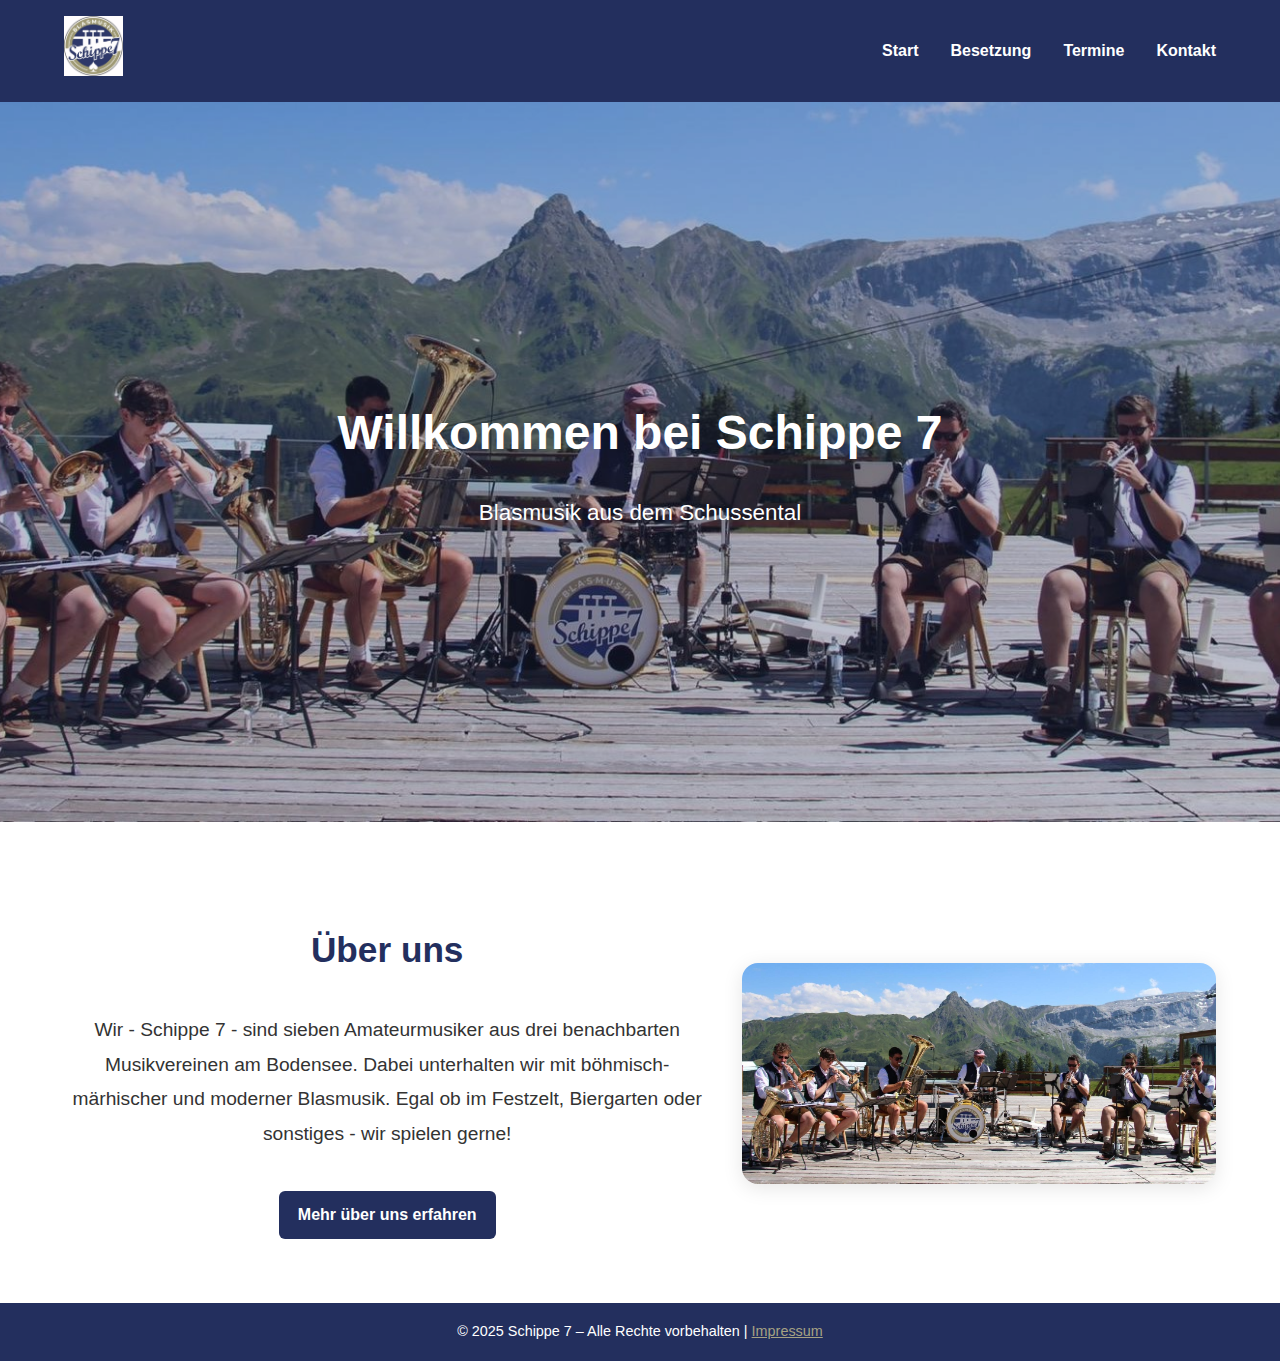
<file: index.html>
<!DOCTYPE html>
<html lang="de">
  <head>
    <meta charset="UTF-8" />
    <meta http-equiv="refresh" content="0; URL='Startseite.html'" />
    <title>Weiterleitung...</title>
  </head>
  <body>
    <p>Du wirst weitergeleitet zu <a href="Startseite.html">Startseite.html</a>.</p>
  </body>
</html>
</file>
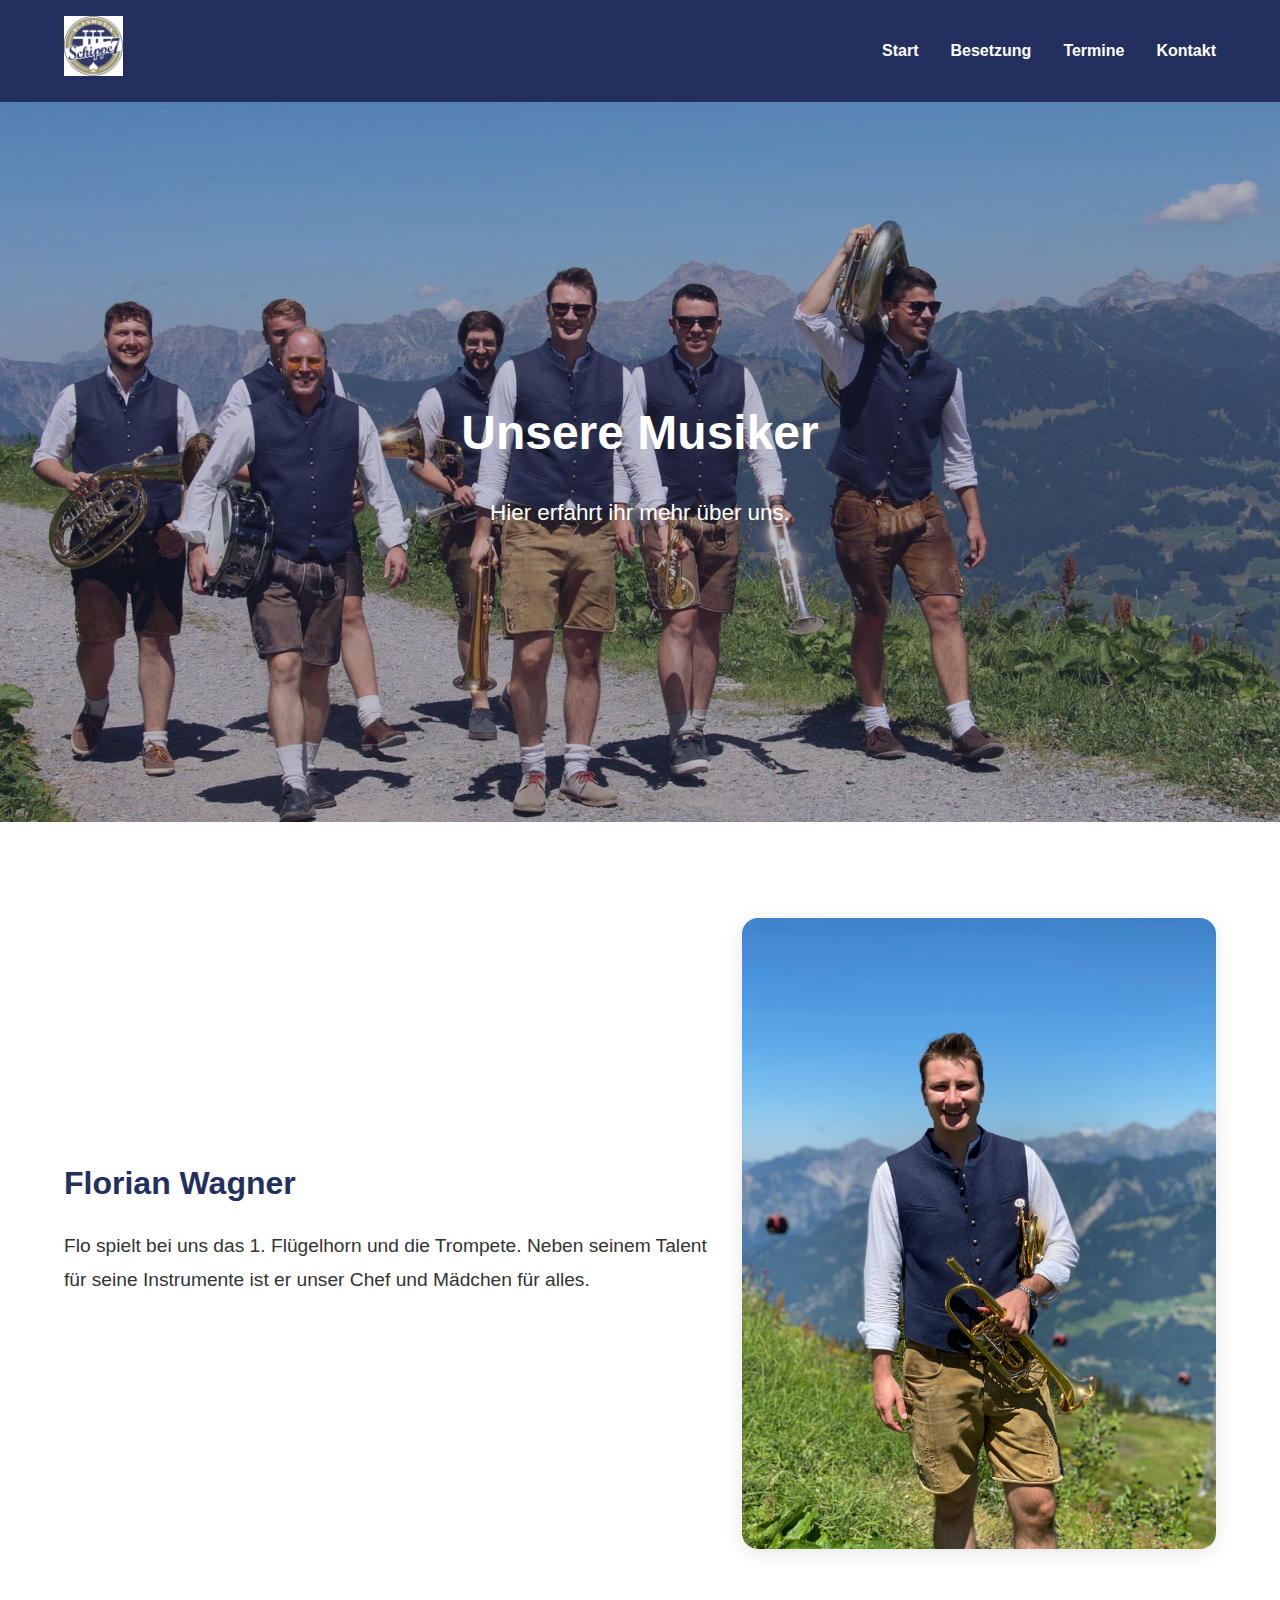
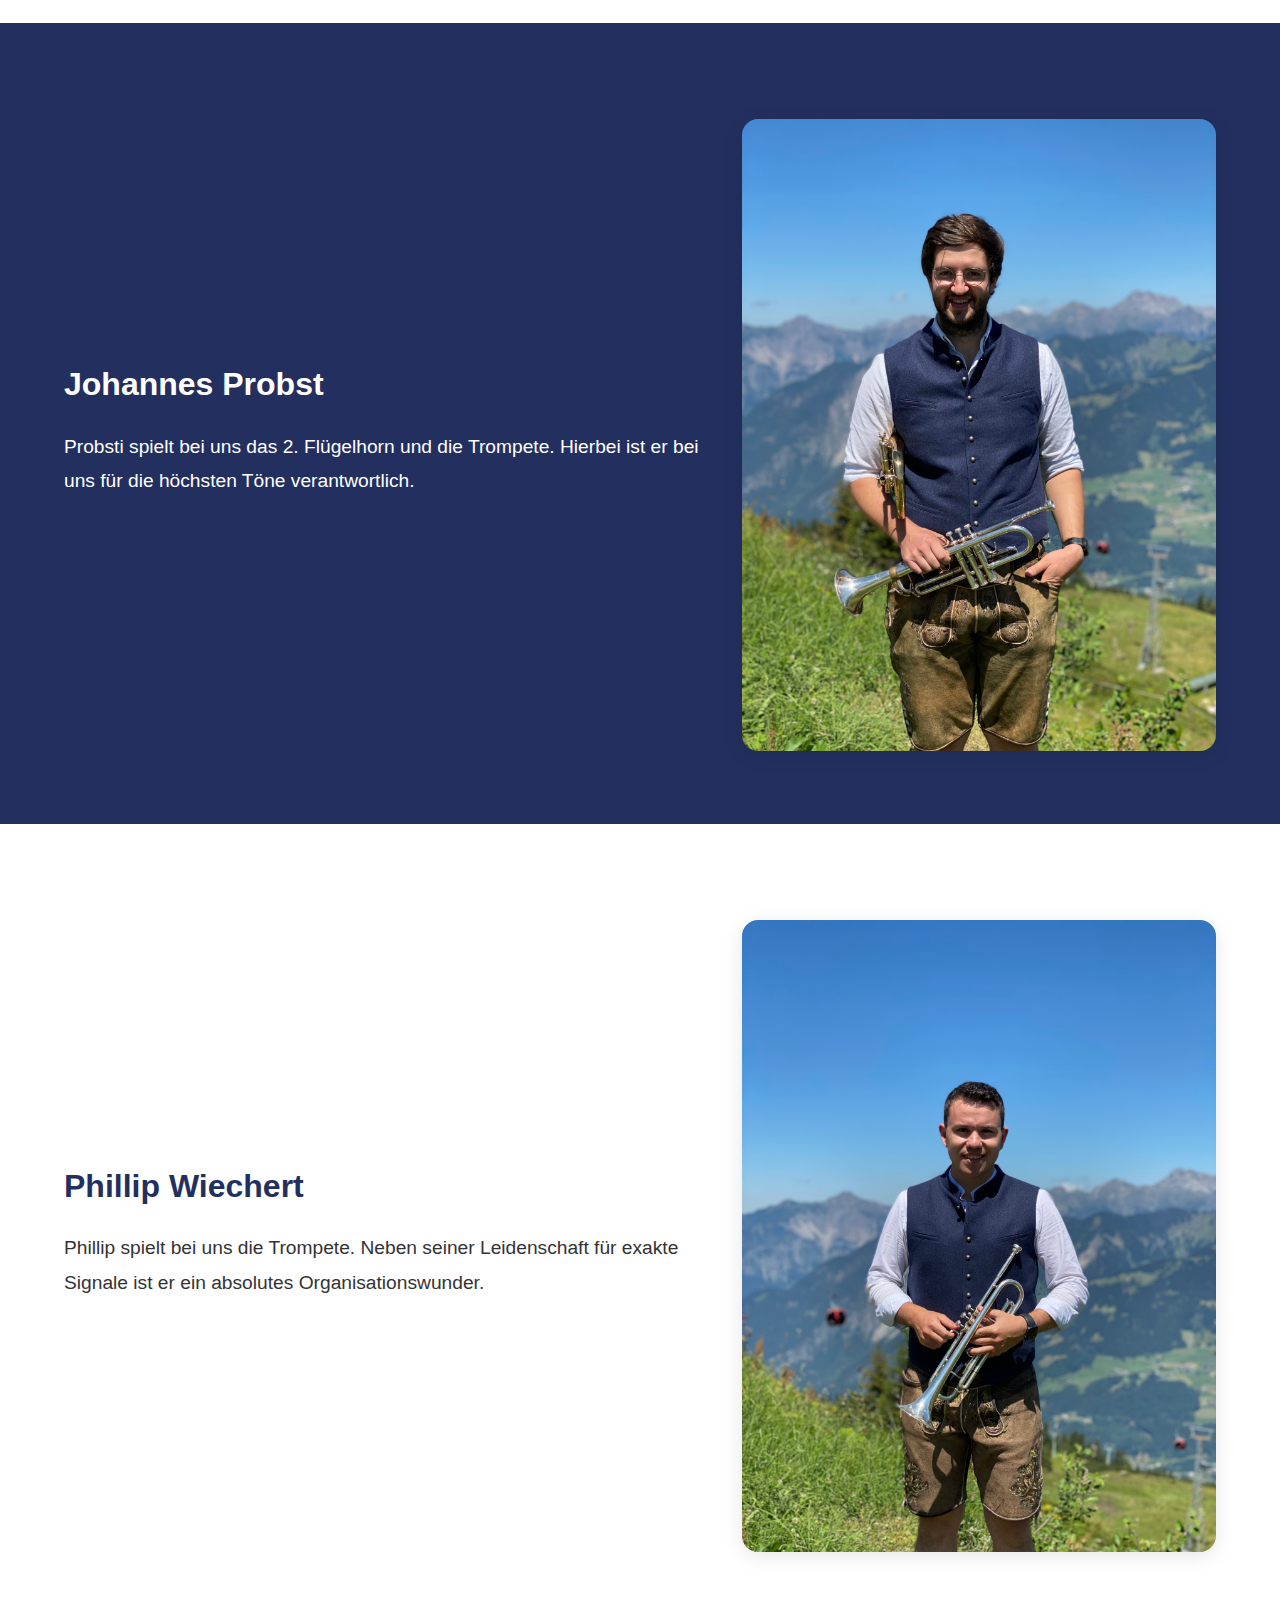
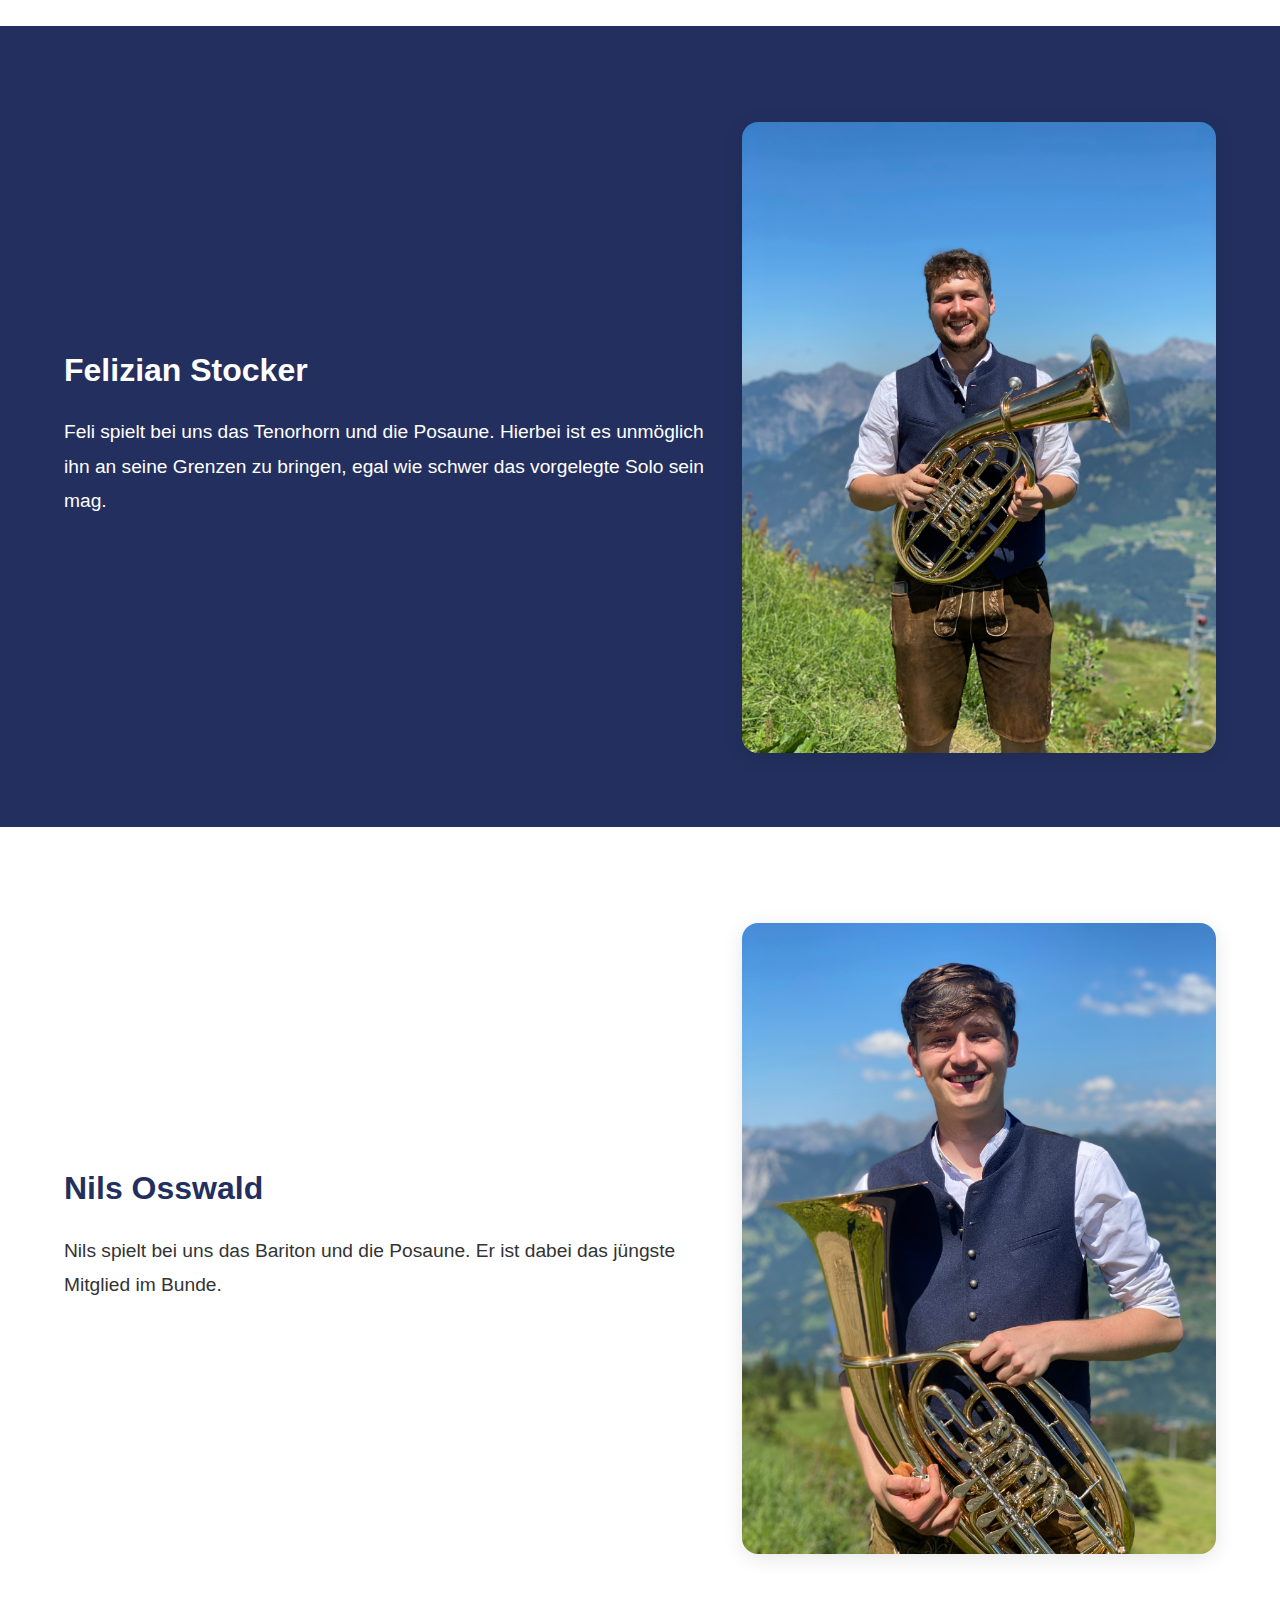
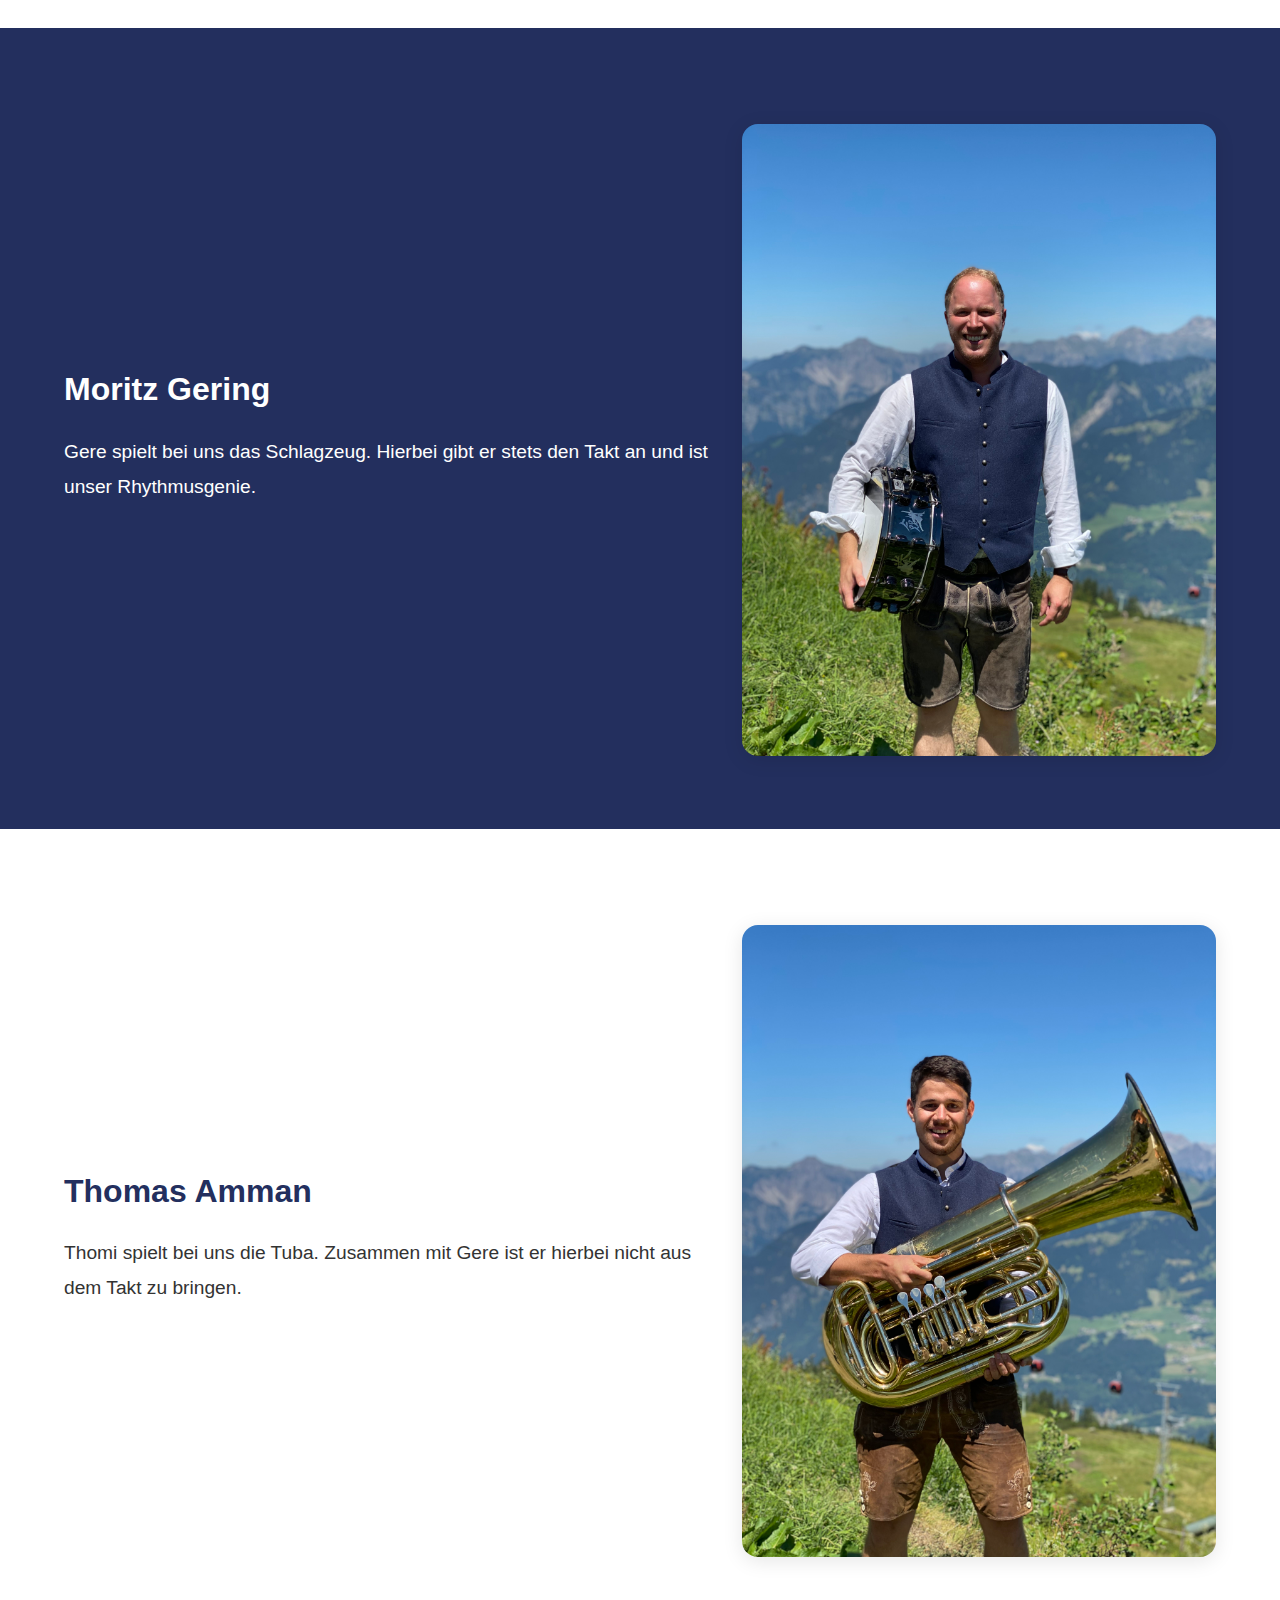
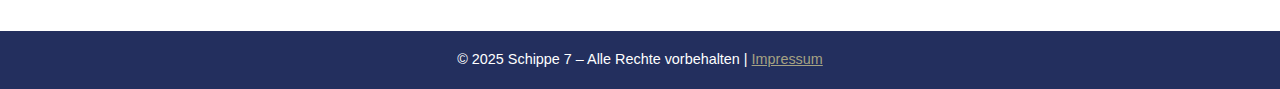
<file: besetzung.html>
<!DOCTYPE html>
<html lang="de">
<head>
  <meta charset="UTF-8">
  <meta name="viewport" content="width=device-width, initial-scale=1.0">
  <title>Schippe 7 - Besetzung</title>
  <link rel="stylesheet" href="style.css">
</head>
<body>
  <header>
    <div class="container header-flex">
      <a href="Startseite.html"><img src="Logo.jpeg" alt="Schippe 7 Logo" class="logo"></a>
      <nav>
        <ul class="nav-links">
          <li><a href="Startseite.html">Start</a></li>
          <li><a href="besetzung.html">Besetzung</a></li>
          <li><a href="termine.html">Termine</a></li>
          <li><a href="kontakt.html">Kontakt</a></li>
        </ul>
      </nav>
    </div>
  </header>

  <main>
    <section class="besetzung-hero">
        <div class="hero-overlay">
          <div class="container">
            <h1>Unsere Musiker</h1>
            <p>Hier erfahrt ihr mehr über uns.</p>
          </div>
        </div>
      </section>
      
    <!-- Musiker 1 -->
    <section class="musiker with-image">
      <div class="container">
        <div class="text-img-wrapper">
          <div class="text-column">
            <h2>Florian Wagner</h2>
            <p class="text-large">Flo spielt bei uns das 1. Flügelhorn und die Trompete. Neben seinem Talent für seine Instrumente ist er unser Chef und Mädchen für alles.</p>
          </div>
          <div class="image-column">
            <img src="Flo.jpeg" alt="Max Mustermann">
          </div>
        </div>
      </div>
    </section>

    <!-- Musiker 2 -->
    <section class="musiker with-image dark-background">
      <div class="container">
        <div class="text-img-wrapper">
          <div class="text-column">
            <h2>Johannes Probst</h2>
            <p class="text-large">Probsti spielt bei uns das 2. Flügelhorn und die Trompete. Hierbei ist er bei uns für die höchsten Töne verantwortlich.</p>
          </div>
          <div class="image-column">
            <img src="Probsti.jpeg" alt="Anna Beispiel">
          </div>
        </div>
      </div>
    </section>

    <!-- Musiker 3 -->
    <section class="musiker with-image">
      <div class="container">
        <div class="text-img-wrapper">
          <div class="text-column">
            <h2>Phillip Wiechert</h2>
            <p class="text-large">Phillip spielt bei uns die Trompete. Neben seiner Leidenschaft für exakte Signale ist er ein absolutes Organisationswunder.</p>
          </div>
          <div class="image-column">
            <img src="Flippi.jpeg" alt="Johann Strauß">
          </div>
        </div>
      </div>
    </section>

    <!-- Musiker 4 -->
    <section class="musiker with-image dark-background">
      <div class="container">
        <div class="text-img-wrapper">
          <div class="text-column">
            <h2>Felizian Stocker</h2>
            <p class="text-large">Feli spielt bei uns das Tenorhorn und die Posaune. Hierbei ist es unmöglich ihn an seine Grenzen zu bringen, egal wie schwer das vorgelegte Solo sein mag.</p>
          </div>
          <div class="image-column">
            <img src="Feli.jpeg" alt="Laura Müller">
          </div>
        </div>
      </div>
    </section>

    <!-- Musiker 5 -->
    <section class="musiker with-image">
      <div class="container">
        <div class="text-img-wrapper">
          <div class="text-column">
            <h2>Nils Osswald</h2>
            <p class="text-large">Nils spielt bei uns das Bariton und die Posaune. Er ist dabei das jüngste Mitglied im Bunde.</p>
          </div>
          <div class="image-column">
            <img src="Nils.jpeg" alt="Felix Bauer">
          </div>
        </div>
      </div>
    </section>

    <!-- Musiker 6 -->
    <section class="musiker with-image dark-background">
      <div class="container">
        <div class="text-img-wrapper">
          <div class="text-column">
            <h2>Moritz Gering</h2>
            <p class="text-large">Gere spielt bei uns das Schlagzeug. Hierbei gibt er stets den Takt an und ist unser Rhythmusgenie.</p>
          </div>
          <div class="image-column">
            <img src="Gerri.jpeg" alt="Clara Schmidt">
          </div>
        </div>
      </div>
    </section>

    <!-- Musiker 7 -->
    <section class="musiker with-image">
      <div class="container">
        <div class="text-img-wrapper">
          <div class="text-column">
            <h2>Thomas Amman</h2>
            <p class="text-large">Thomi spielt bei uns die Tuba. Zusammen mit Gere ist er hierbei nicht aus dem Takt zu bringen.</p>
          </div>
          <div class="image-column">
            <img src="Thomi.jpeg" alt="Peter Weber">
          </div>
        </div>
      </div>
    </section>

  </main>

  <footer>
    <div class="container">
      <p>&copy; 2025 Schippe 7 – Alle Rechte vorbehalten | <a href="impressum.html">Impressum</a></p>
    </div>
  </footer>
</body>
</html>
</file>
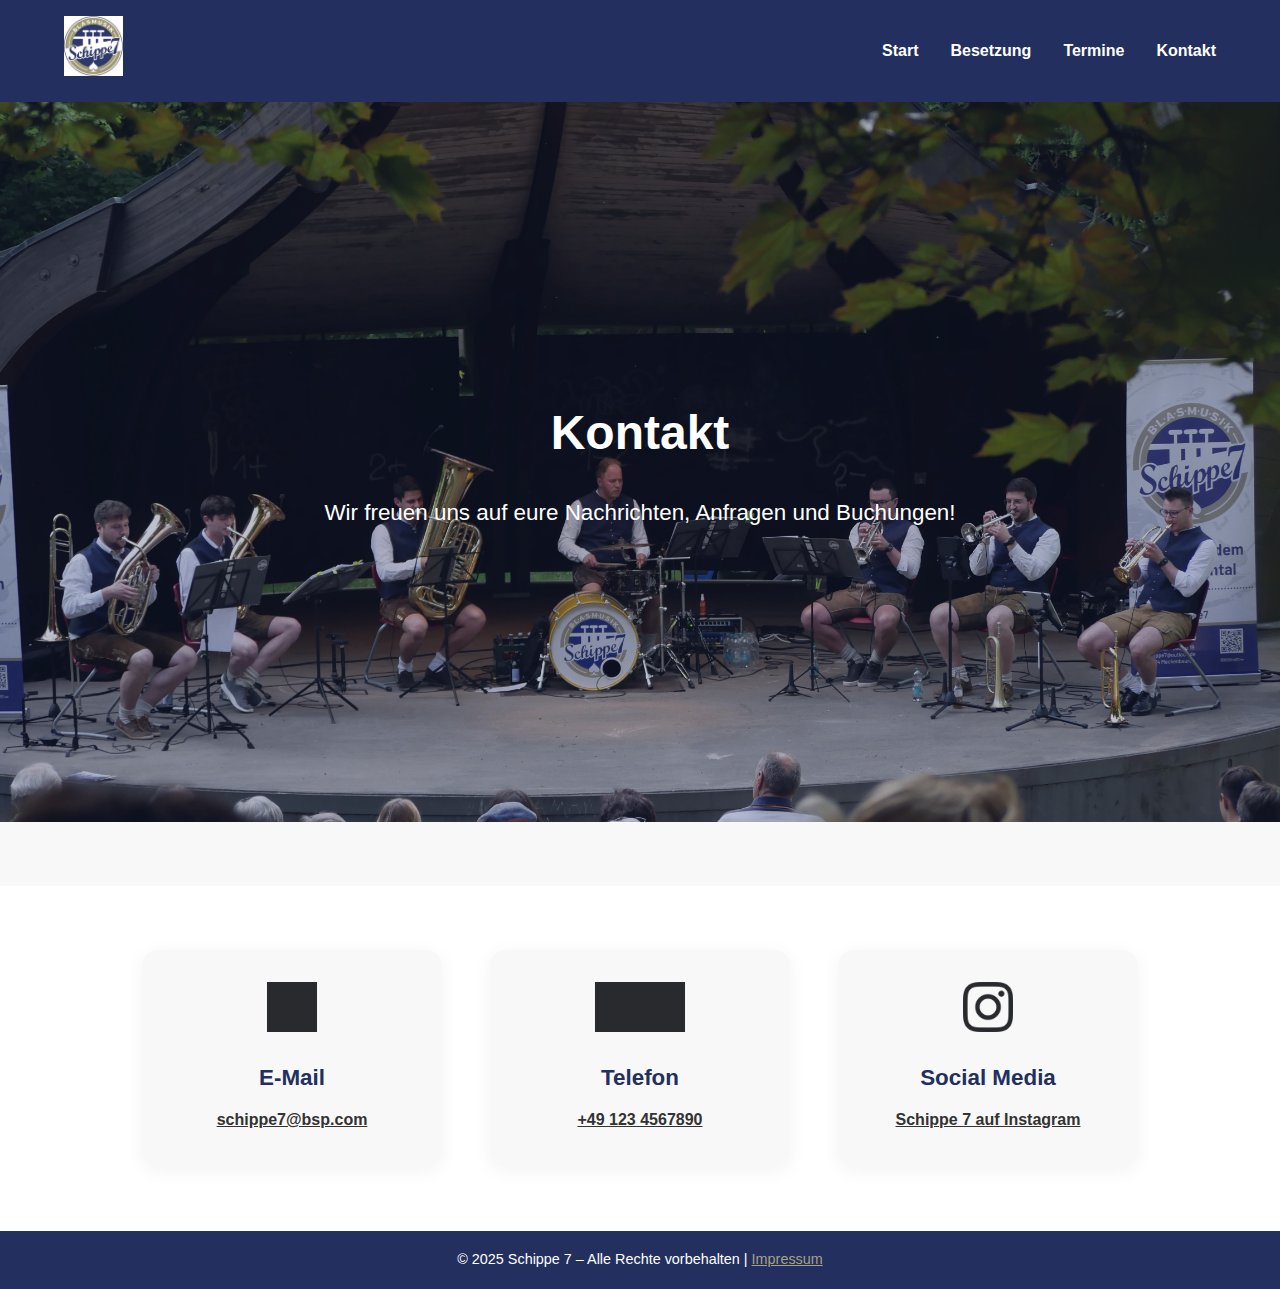
<file: kontakt.html>
<!DOCTYPE html>
<html lang="de">
<head>
  <meta charset="UTF-8" />
  <meta name="viewport" content="width=device-width, initial-scale=1.0"/>
  <title>Schippe 7 – Kontakt</title>
  <link rel="stylesheet" href="style.css" />
</head>
<body>
  <header>
    <div class="container header-flex">
      <a href="Startseite.html"><img src="Logo.jpeg" alt="Schippe 7 Logo" class="logo" /></a>
      <nav>
        <ul class="nav-links">
          <li><a href="Startseite.html">Start</a></li>
          <li><a href="besetzung.html">Besetzung</a></li>
          <li><a href="termine.html">Termine</a></li>
          <li><a href="kontakt.html">Kontakt</a></li>
        </ul>
      </nav>
    </div>
  </header>

  <!-- Hero-Intro -->
  <section class="kontakt-hero">
    <div class="hero-overlay">
      <div class="container">
        <h1>Kontakt</h1>
        <p>Wir freuen uns auf eure Nachrichten, Anfragen und Buchungen!</p>
      </div>
    </div>
  </section>

  <!-- Kontaktinformationen -->
  <section class="kontakt-info">
    <div class="container">
      <div class="kontakt-grid">
        <div class="kontakt-item">
          <img src="Mail.jpg" alt="E-Mail Icon" class="kontakt-icon">
          <h3>E-Mail</h3>
          <p><a href="mailto:schippe7@bsp.com">schippe7@bsp.com</a></p>
        </div>
        <div class="kontakt-item">
          <img src="Handy.png" alt="Telefon Icon" class="kontakt-icon">
          <h3>Telefon</h3>
          <p><a href="tel:+491234567890">+49 123 4567890</a></p>
        </div>
        <div class="kontakt-item">
          <img src="insta.png" alt="Instagram Icon" class="kontakt-icon">
          <h3>Social Media</h3>
          <p><a href="https://www.instagram.com/schippe7" target="_blank" rel="noopener">Schippe 7 auf Instagram</a></p>
        </div>
      </div>
    </div>
  </section>

  <footer>
    <div class="container">
      <p>&copy; 2025 Schippe 7 – Alle Rechte vorbehalten | <a href="impressum.html">Impressum</a></p>
    </div>
  </footer>
</body>
</html>
</file>
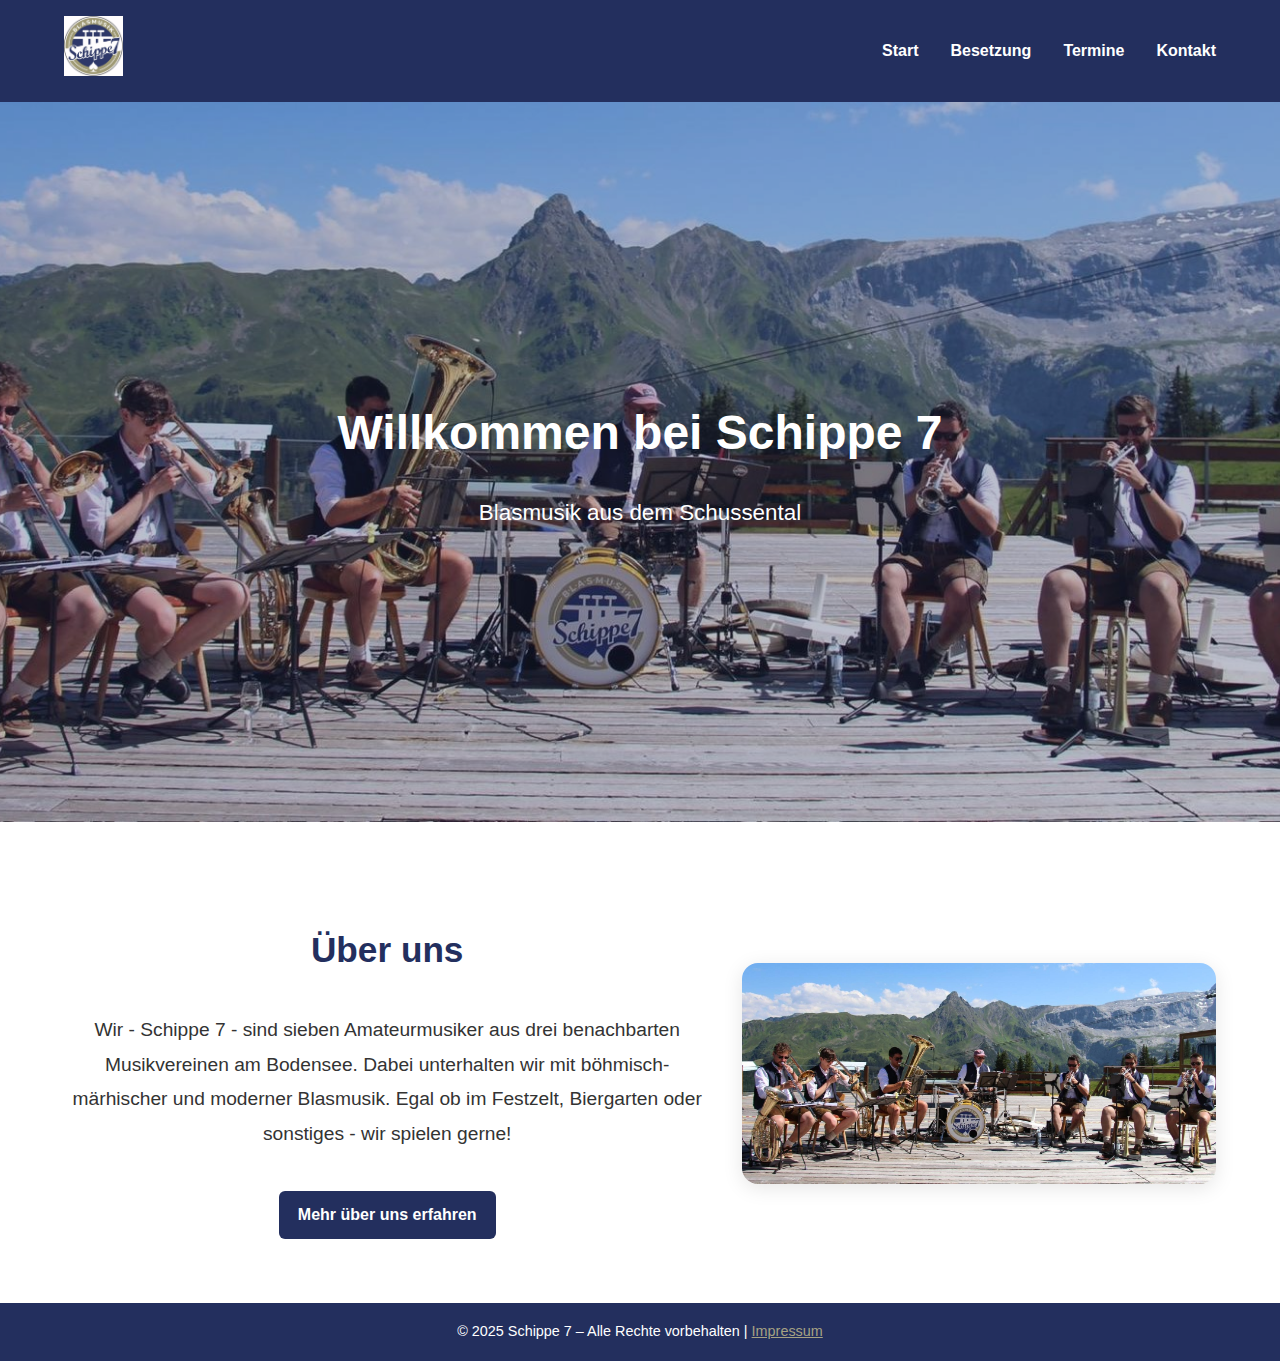
<file: Startseite.html>
<!DOCTYPE html>
<html lang="de">
<head>
  <meta charset="UTF-8">
  <meta name="viewport" content="width=device-width, initial-scale=1.0">
  <title>Schippe 7 - Blasmusik</title>
  <link rel="stylesheet" href="style.css">
</head>
<body>
  <header>
    <div class="container header-flex">
      <a href="Startseite.html"><img src="Logo.jpeg" alt="Schippe 7 Logo" class="logo"></a>
      <nav>
        <ul class="nav-links">
          <li><a href="Startseite.html">Start</a></li>
          <li><a href="besetzung.html">Besetzung</a></li>
          <li><a href="termine.html">Termine</a></li>
          <li><a href="kontakt.html">Kontakt</a></li>
        </ul>
      </nav>
    </div>
  </header>

  <main>
    <section class="hero-image">
      <div class="hero-overlay">
        <div class="container">
          <h1>Willkommen bei Schippe 7</h1>
          <p>Blasmusik aus dem Schussental</p>
        </div>
      </div>
    </section>

    <section class="willkommenstext with-image">
      <div class="container">
        <div class="text-img-wrapper">
          <div class="text-column">
            <h2>Über uns</h2>
            <p class="text-large">Wir - Schippe 7 - sind sieben Amateurmusiker aus drei benachbarten Musikvereinen am Bodensee. Dabei unterhalten wir mit böhmisch-märhischer und moderner Blasmusik. Egal ob im Festzelt, Biergarten oder sonstiges - wir spielen gerne!</p>
            <p><a href="besetzung.html" class="button-link">Mehr über uns erfahren</a></p>
          </div>
          <div class="image-column">
            <img src="Startbild.jpeg" alt="Schippe 7 in Aktion">
          </div>
        </div>
      </div>
    </section>
  </main>

  <footer>
    <div class="container">
      <p>&copy; 2025 Schippe 7 – Alle Rechte vorbehalten | <a href="impressum.html">Impressum</a></p>
    </div>
  </footer>
</body>
</html>
</file>
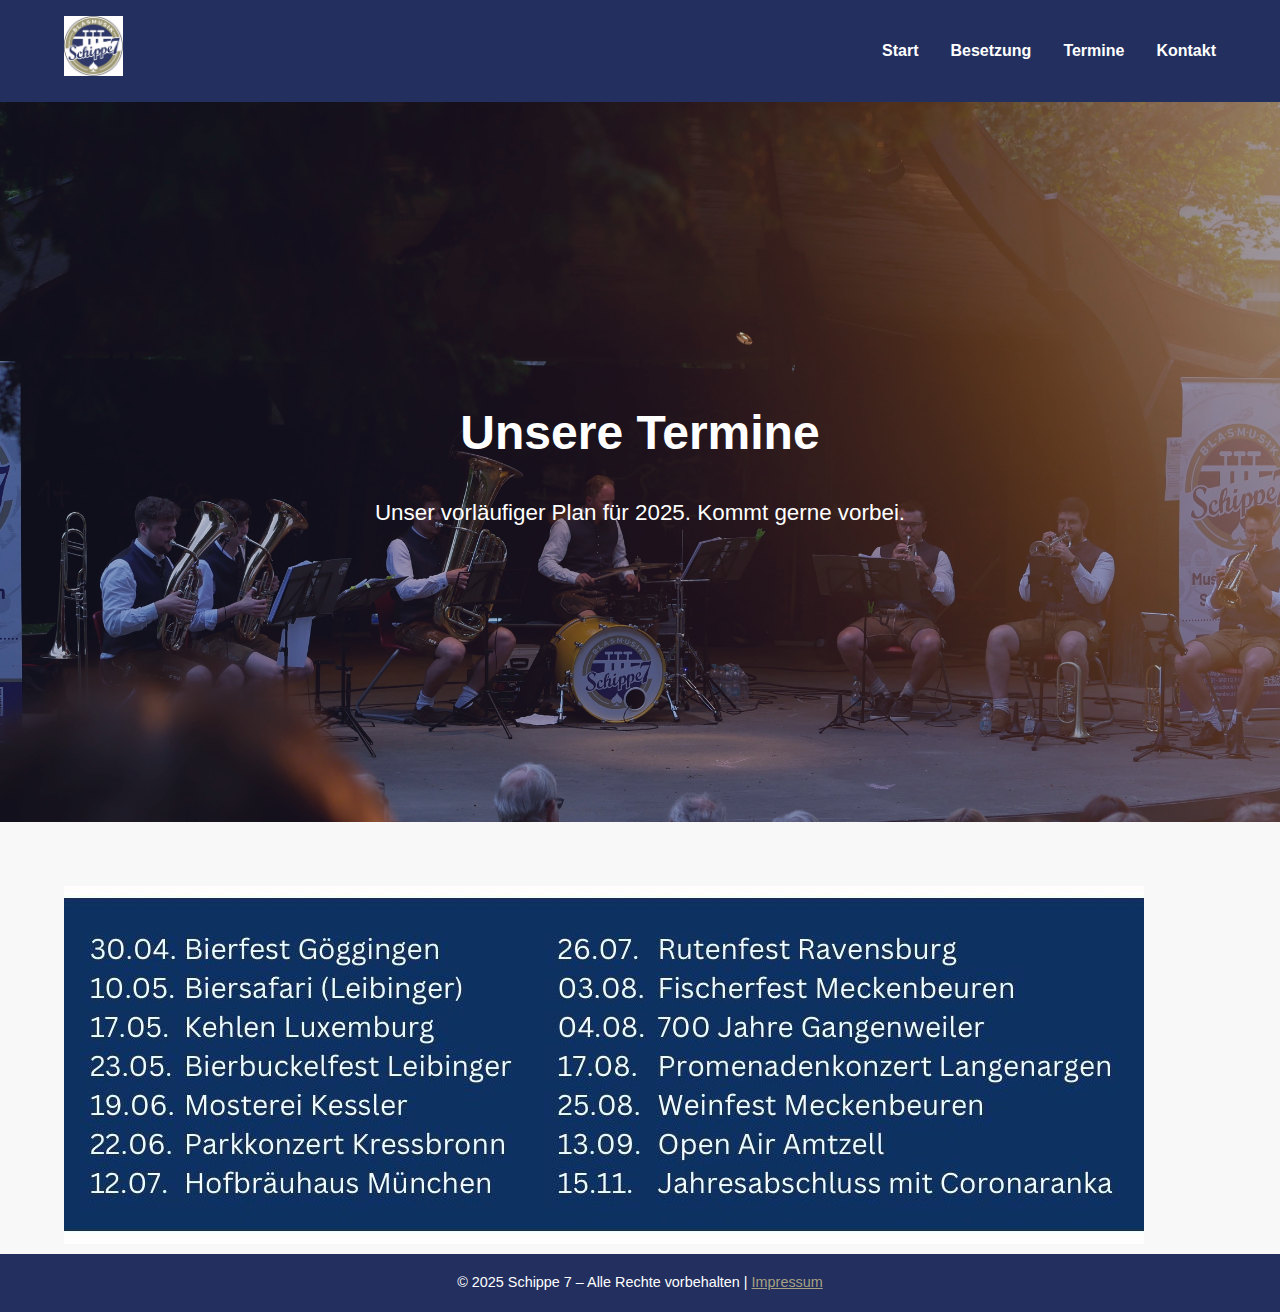
<file: termine.html>
<!DOCTYPE html>
<html lang="de">
<head>
  <meta charset="UTF-8" />
  <meta name="viewport" content="width=device-width, initial-scale=1.0"/>
  <title>Schippe 7 – Termine</title>
  <link rel="stylesheet" href="style.css" />
</head>
<body>
  <header>
    <div class="container header-flex">
      <a href="Startseite.html"><img src="Logo.jpeg" alt="Schippe 7 Logo" class="logo" /></a>
      <nav>
        <ul class="nav-links">
            <li><a href="Startseite.html">Start</a></li>
            <li><a href="besetzung.html">Besetzung</a></li>
            <li><a href="termine.html">Termine</a></li>
            <li><a href="kontakt.html">Kontakt</a></li>
        </ul>
      </nav>
    </div>
  </header>

  <!-- Hero-Intro mit Hintergrundbild -->
  <section class="termine-hero">
    <div class="hero-overlay">
      <div class="container">
        <h1>Unsere Termine</h1>
        <p>Unser vorläufiger Plan für 2025. Kommt gerne vorbei.</p>
      </div>
    </div>
  </section>

  <!-- Termine als Bildergalerie -->
  <!-- Terminfoto -->
  <section class="terminbild-section">
    <div class="container">
      <img src="Termine.jpg" alt="Termine Übersicht" class="terminbild"/>
    </div>
  </section>

  <footer>
    <div class="container">
      <p>&copy; 2025 Schippe 7 – Alle Rechte vorbehalten | <a href="impressum.html">Impressum</a></p>
    </div>
  </footer>
</body>
</html>
</file>
<file: style.css>
/* style.css */

/* Farben */
:root {
    --darkblue: #232f5e;
    --olive: #a6a283;
    --white: #ffffff;
    --lightgray: #f8f8f8;
    --textgray: #333;
  }
  
  /* Reset & Grundlayout */
  * {
    margin: 0;
    padding: 0;
    box-sizing: border-box;
  }
  
  body {
    font-family: 'Segoe UI', sans-serif;
    background-color: var(--lightgray);
    color: var(--textgray);
    line-height: 1.8;
  }
  
  a {
    text-decoration: none;
    color: inherit;
  }
  
  /* Container */
  .container {
    width: 90%;
    max-width: 1200px;
    margin: auto;
  }
  
  /* Header */
  header {
    background-color: var(--darkblue);
    color: var(--white);
    padding: 1rem 0;
  }
  
  .header-flex {
    display: flex;
    align-items: center;
    justify-content: space-between;
  }
  
  .logo {
    height: 60px;
  }
  
  nav ul.nav-links {
    display: flex;
    gap: 2rem;
    list-style: none;
  }
  
  nav a {
    color: var(--white);
    font-weight: bold;
    transition: color 0.3s;
  }
  
  nav a:hover {
    color: var(--olive);
  }
  
  /* Hero */
  .hero {
    background-color: var(--olive);
    color: var(--white);
    padding: 6rem 0;
    text-align: center;
  }
  
  .hero h1 {
    font-size: 3rem;
    margin-bottom: 1rem;
  }
  
  .hero p {
    font-size: 1.4rem;
  }
  
  /* Bannerbild */
  .intro-bild {
    margin-top: -3rem;
  }
  
  .banner-img {
    width: 100%;
    height: auto;
    display: block;
    object-fit: cover;
    border-bottom: 5px solid var(--darkblue);
  }
  
  /* Willkommenstext */
  .willkommenstext {
    background-color: var(--white);
    padding: 4rem 0;
    text-align: center;
  }
  
  .willkommenstext h2 {
    font-size: 2.2rem;
    margin-bottom: 2rem;
    color: var(--darkblue);
  }
  
  .text-large {
    font-size: 1.2rem;
    max-width: 800px;
    margin: 0 auto 1.5rem auto;
  }
  
  /* Footer */
  footer {
    background-color: var(--darkblue);
    color: var(--white);
    text-align: center;
    padding: 1rem 0;
    font-size: 0.9rem;
  }
  
  footer a {
    color: var(--olive);
    text-decoration: underline;
  }
  
  /* Responsives Design */
  @media (max-width: 768px) {
    .header-flex {
      flex-direction: column;
      gap: 1rem;
    }
  
    nav ul.nav-links {
      flex-direction: column;
      gap: 1rem;
    }
  
    .hero h1 {
      font-size: 2.2rem;
    }
  
    .hero p,
    .text-large {
      font-size: 1rem;
    }
  
    .willkommenstext h2 {
      font-size: 1.8rem;
    }
  }
  /* Hero als Hintergrundbild mit Text-Overlay */
.hero-image {
    background: url('Startbild.jpeg') center/cover no-repeat;
    height: 80vh;
    position: relative;
    display: flex;
    align-items: center;
    justify-content: center;
    color: var(--white);
    text-align: center;
  }
  
  .hero-overlay {
    background-color: rgba(35, 47, 94, 0.3); /* weniger Deckkraft für sattere Bildwirkung */
    width: 100%;
    height: 100%;
    display: flex;
    align-items: center;
    justify-content: center;
    padding: 2rem;
  }
  
  
  .hero-image h1 {
    font-size: 3rem;
    margin-bottom: 1rem;
  }
  
  .hero-image p {
    font-size: 1.4rem;
  }
  
  .with-image .text-img-wrapper {
    display: flex;
    flex-wrap: wrap;
    gap: 2rem;
    align-items: center;
    justify-content: space-between;
    margin-top: 2rem;
  }
  
  .text-column {
    flex: 1 1 55%;
  }
  
  .image-column {
    flex: 1 1 40%;
  }
  
  .image-column img {
    width: 100%;
    border-radius: 1rem;
    box-shadow: 0 4px 20px rgba(0,0,0,0.1);
  }
  
  .button-link {
    display: inline-block;
    margin-top: 1rem;
    background-color: var(--darkblue);
    color: var(--white);
    padding: 0.6rem 1.2rem;
    border-radius: 6px;
    font-weight: bold;
    transition: background-color 0.3s;
  }
  
  .button-link:hover {
    background-color: var(--olive);
  }
  
  /* Besetzungsbereich */

/* Besetzung - Hero wie Startseite */
.besetzung-hero {
    background: url('Hintergrund.jpeg') center/cover no-repeat;
    height: 80vh;
    position: relative;
    display: flex;
    align-items: center;
    justify-content: center;
    color: var(--white);
    text-align: center;
  }
  
  .besetzung-hero .hero-overlay {
    background-color: rgba(35, 47, 94, 0.3); /* halbtransparent, wie auf Startseite */
    width: 100%;
    height: 100%;
    display: flex;
    align-items: center;
    justify-content: center;
    padding: 2rem;
  }
  
  .besetzung-hero h1 {
    font-size: 3rem;
    margin-bottom: 1rem;
  }
  
  .besetzung-hero p {
    font-size: 1.4rem;
  }
  
  
  /* Responsives Design */
  @media (max-width: 768px) {
    .intro-image {
      height: 200px; /* Weniger Höhe auf mobilen Geräten */
    }
  }
  
  
  /* Abwechselnde Hintergrundfarben für die Musiker-Sektionen */
  .musiker {
    background-color: var(--white);
    padding: 4rem 0;
  }
  
  .musiker.dark-background {
    background-color: var(--darkblue);
    color: var(--white);
  }
  
  .musiker h2 {
    font-size: 2rem;
    color: var(--darkblue);
    margin-bottom: 1rem;
  }
  
  .musiker.dark-background h2 {
    color: var(--white);
  }
  
  .text-column {
    flex: 1 1 55%;
  }
  
  .image-column {
    flex: 1 1 40%;
  }
  
  .image-column img {
    width: 100%;
    border-radius: 1rem;
    box-shadow: 0 4px 20px rgba(0,0,0,0.1);
  }
  
  /* Text und Bild im gleichen Stil wie auf der Startseite */
  .text-large {
    font-size: 1.2rem;
    max-width: 800px;
    margin: 0 auto 1.5rem auto;
  }
  
  @media (max-width: 768px) {
    .musiker .text-img-wrapper {
      flex-direction: column;
      gap: 1rem;
    }
  
    .musiker .text-column,
    .musiker .image-column {
      flex: 1 1 100%;
    }
  
    .musiker h2 {
      font-size: 1.6rem;
    }
  
    .text-large {
      font-size: 1rem;
    }
  }
  

  /* Termine Hero */
.termine-hero {
  background: url('Muschel.jpeg') center/cover no-repeat;
  height: 80vh;
  position: relative;
  display: flex;
  align-items: center;
  justify-content: center;
  color: var(--white);
  text-align: center;
}

.termine-hero .hero-overlay {
  background-color: rgba(35, 47, 94, 0.3);
  width: 100%;
  height: 100%;
  display: flex;
  align-items: center;
  justify-content: center;
  padding: 2rem;
}

.termine-hero {
  margin-bottom: 4rem; /* Oder 5rem für noch mehr Luft */
}

.termine-hero h1 {
  font-size: 3rem;
  margin-bottom: 1rem;
}

.termine-hero p {
  font-size: 1.4rem;
}

/* Termine-Galerie */
.termine-gallery {
  background-color: var(--white);
  padding: 4rem 0;
  text-align: center;
}

.gallery-grid {
  display: grid;
  grid-template-columns: repeat(auto-fit, minmax(280px, 1fr));
  gap: 2rem;
}

.termin img {
  width: 100%;
  height: auto;
  border-radius: 1rem;
  box-shadow: 0 4px 20px rgba(0,0,0,0.1);
}

.termin p {
  margin-top: 0.8rem;
  font-size: 1rem;
  color: var(--textgray);
  font-weight: 500;
}

/* Hero für Kontakt */
.kontakt-hero {
  background: url('Muschel2.jpeg') center/cover no-repeat;
  height: 80vh;
  position: relative;
  display: flex;
  align-items: center;
  justify-content: center;
  color: var(--white);
  text-align: center;
  margin-bottom: 4rem;
}

.kontakt-hero .hero-overlay {
  background-color: rgba(35, 47, 94, 0.3);
  width: 100%;
  height: 100%;
  display: flex;
  align-items: center;
  justify-content: center;
  padding: 2rem;
}

.kontakt-hero h1 {
  font-size: 3rem;
  margin-bottom: 1rem;
}

.kontakt-hero p {
  font-size: 1.4rem;
}

.kontakt-info {
  background-color: var(--white);
  padding: 4rem 0;
  text-align: center;
}

.kontakt-grid {
  display: flex;
  flex-wrap: wrap;
  gap: 3rem;
  justify-content: center;
}

.kontakt-item {
  flex: 1 1 250px;
  max-width: 300px;
  background-color: var(--lightgray);
  padding: 2rem;
  border-radius: 1rem;
  box-shadow: 0 4px 20px rgba(0,0,0,0.05);
  transition: transform 0.3s;
}

.kontakt-item:hover {
  transform: translateY(-5px);
}

.kontakt-icon {
  height: 50px;
  margin-bottom: 1rem;
  filter: brightness(0) saturate(100%) invert(15%) sepia(8%) saturate(617%) hue-rotate(186deg) brightness(95%) contrast(95%);
}

.kontakt-item h3 {
  font-size: 1.4rem;
  margin-bottom: 0.5rem;
  color: var(--darkblue);
}

.kontakt-item a {
  color: var(--textgray);
  font-weight: bold;
  text-decoration: underline;
}

.kontakt-item a:hover {
  color: var(--olive);
}

/* Responsiv */
@media (max-width: 768px) {
  .kontakt-grid {
    flex-direction: column;
    align-items: center;
  }
}
</file>
